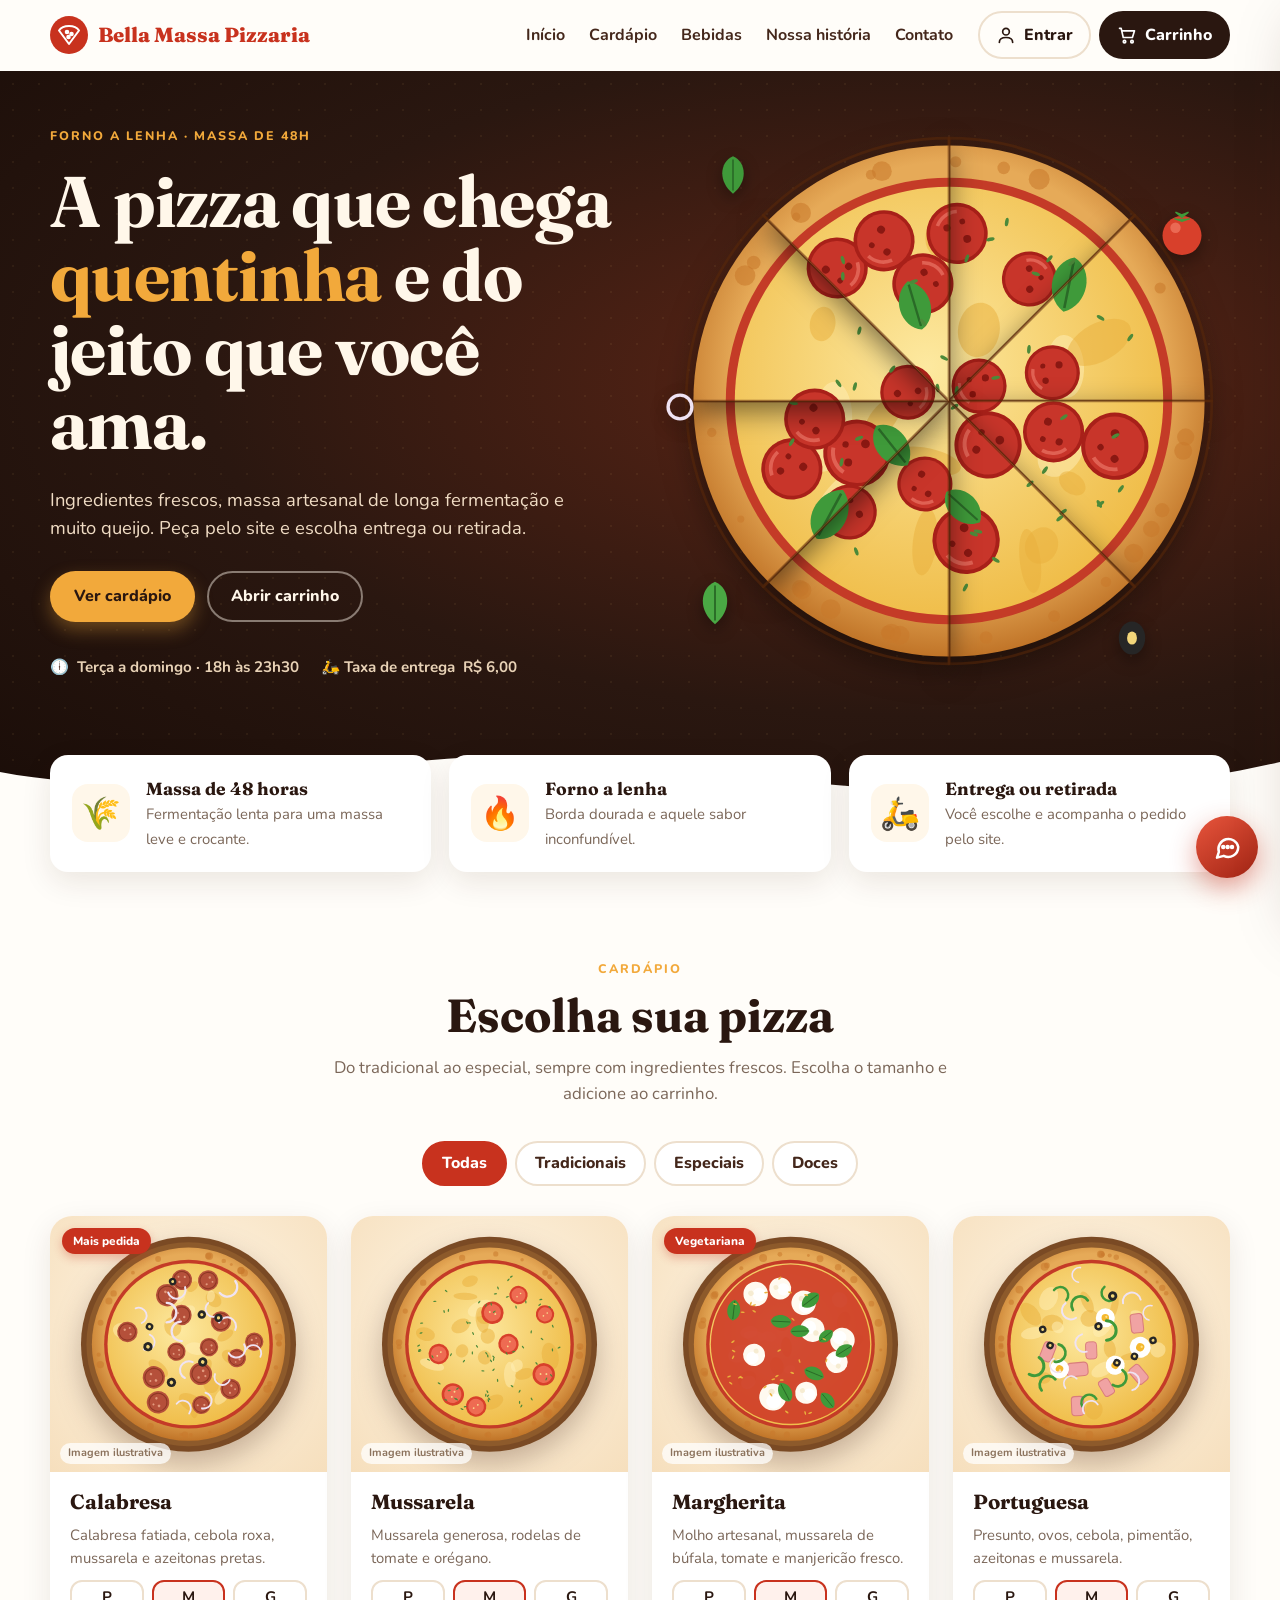
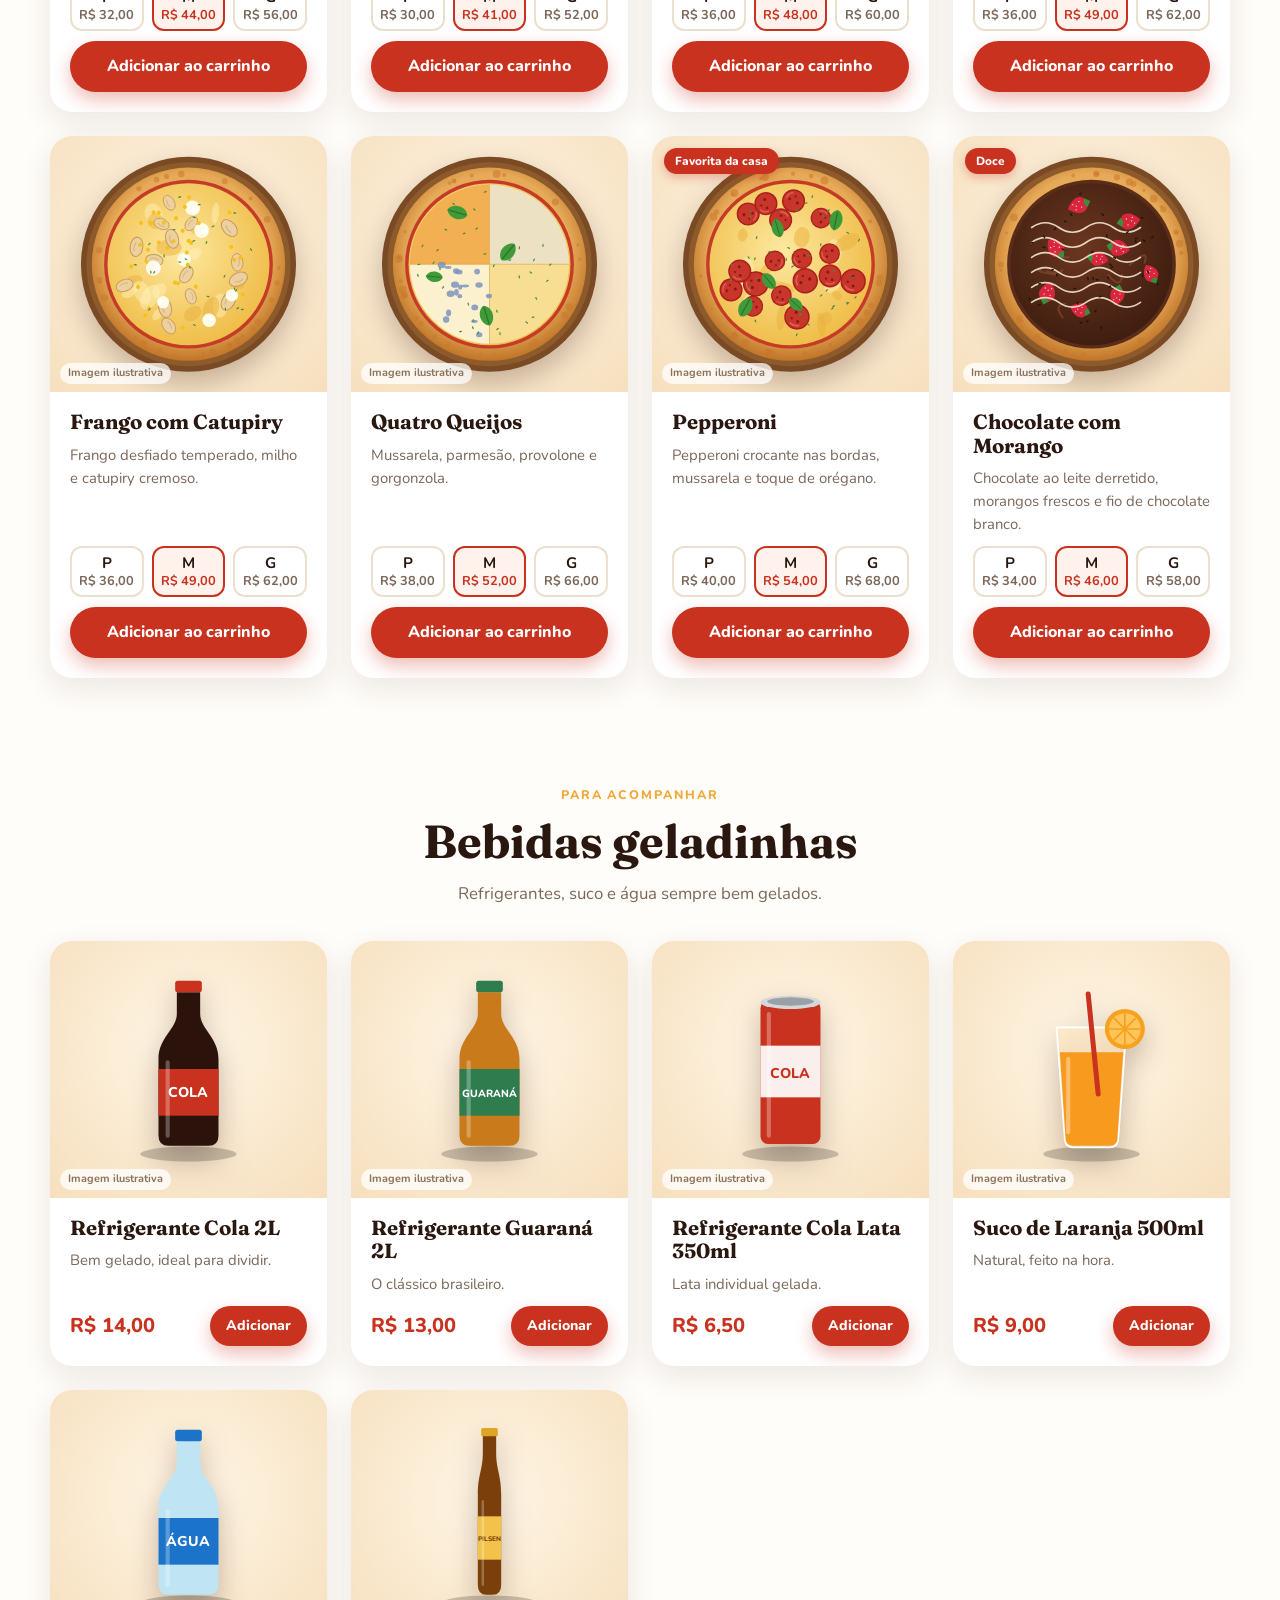
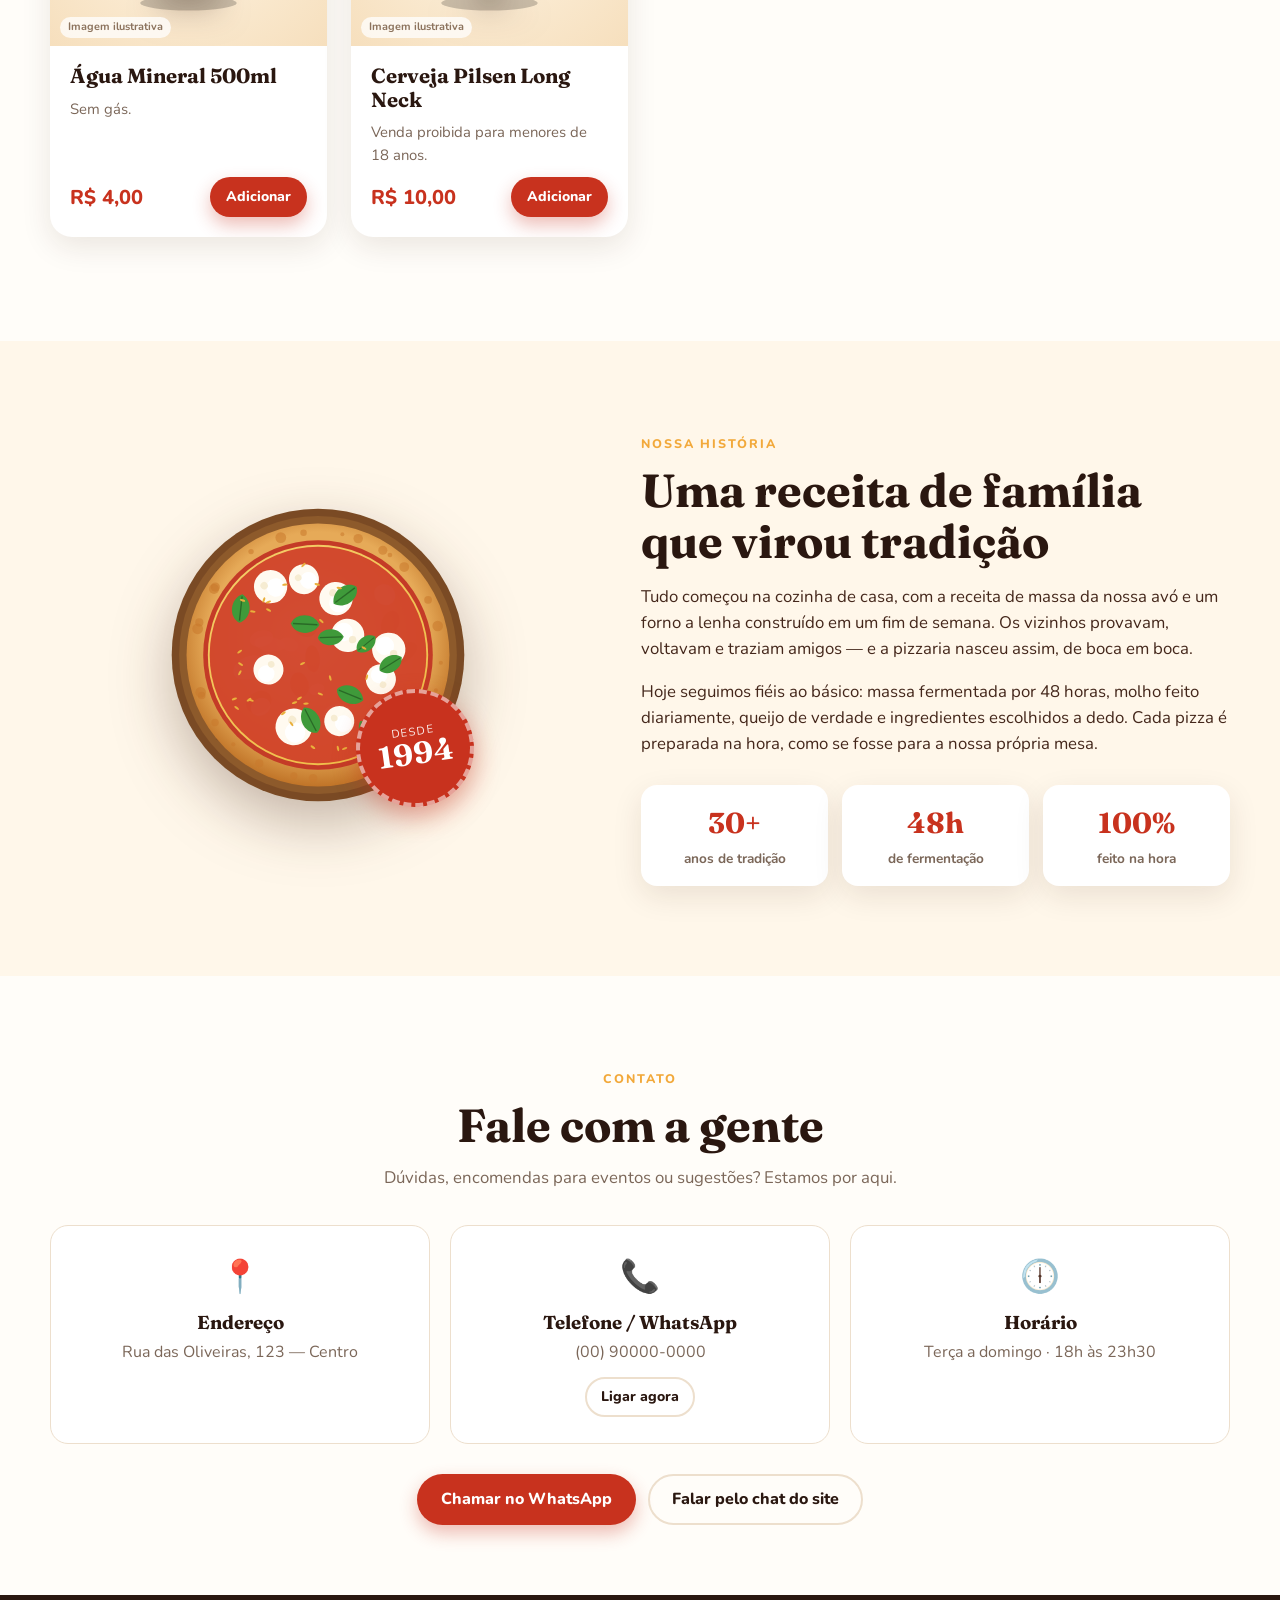
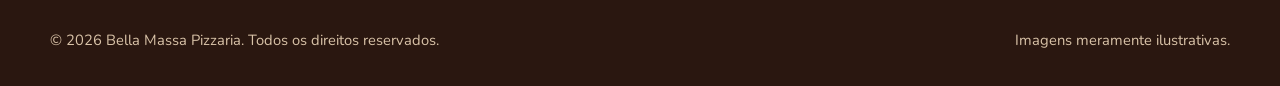
<file: index.html>
<!DOCTYPE html>
<html lang="pt-BR">
<head>
  <meta charset="UTF-8">
  <meta name="viewport" content="width=device-width, initial-scale=1">
  <title>Bella Massa Pizzaria — Pizza artesanal, entregue quente</title>
  <meta name="description" content="Pizzas artesanais, massa de longa fermentação e forno a lenha. Peça online com entrega ou retirada.">
  <meta name="theme-color" content="#c8321e">
  <link rel="preconnect" href="https://fonts.googleapis.com">
  <link rel="preconnect" href="https://fonts.gstatic.com" crossorigin>
  <link href="https://fonts.googleapis.com/css2?family=Fraunces:opsz,wght@9..144,600;9..144,800&family=Nunito:wght@400;600;700;800&display=swap" rel="stylesheet">
  <link rel="stylesheet" href="css/style.css">
</head>
<body>

<!-- ============ CABEÇALHO ============ -->
<header class="site-header" id="siteHeader">
  <div class="container header-in">
    <a href="#inicio" class="brand" aria-label="Início">
      <span class="brand-ico">
        <svg viewBox="0 0 24 24" fill="none" stroke="#fff" stroke-width="2" stroke-linecap="round" stroke-linejoin="round"><path d="M12 3C7 3 3.5 5.2 2 7.5L12 21l10-13.5C20.500 5.200 17 3 12 3Z"/><circle cx="10" cy="9" r="1.3" fill="#fff"/><circle cx="14.500" cy="11" r="1.3" fill="#fff"/><circle cx="11.500" cy="14" r="1.3" fill="#fff"/></svg>
      </span>
      <span data-store-name>Bella Massa Pizzaria</span>
    </a>
    <nav class="nav" id="nav" aria-label="Principal">
      <a href="#inicio">Início</a>
      <a href="#cardapio">Cardápio</a>
      <a href="#bebidas">Bebidas</a>
      <a href="#historia">Nossa história</a>
      <a href="#contato">Contato</a>
    </nav>
    <div class="header-actions">
      <button class="btn btn-ghost" id="btnAccount" aria-label="Minha conta">
        <svg viewBox="0 0 24 24" fill="none" stroke="currentColor" stroke-width="2" stroke-linecap="round"><circle cx="12" cy="8" r="4"/><path d="M4 21c0-4 3.500-6 8-6s8 2 8 6"/></svg>
        <span id="btnAccountLabel">Entrar</span>
      </button>
      <button class="btn btn-cart" id="btnCart" aria-label="Abrir carrinho">
        <svg viewBox="0 0 24 24" fill="none" stroke="currentColor" stroke-width="2" stroke-linecap="round" stroke-linejoin="round"><path d="M3 4h2l2.500 11h11L21 7H6"/><circle cx="9" cy="20" r="1.500"/><circle cx="18" cy="20" r="1.500"/></svg>
        <span class="lbl">Carrinho</span> <span class="badge" id="cartCount" hidden>0</span>
      </button>
      <button class="btn btn-ghost" id="btnHistory" aria-label="Histórico de pedidos" hidden>
        <svg viewBox="0 0 24 24" fill="none" stroke="currentColor" stroke-width="2" stroke-linecap="round" stroke-linejoin="round"><circle cx="12" cy="12" r="9"/><path d="M12 7v5l3 2"/></svg>
        <span class="lbl">Histórico</span>
      </button>
      <button class="burger" id="burger" aria-label="Abrir menu" aria-expanded="false">
        <svg viewBox="0 0 24 24" fill="none" stroke="currentColor" stroke-width="2.200" stroke-linecap="round"><path d="M4 7h16M4 12h16M4 17h16"/></svg>
      </button>
    </div>
  </div>
</header>

<main>
<!-- ============ INÍCIO (HERO) ============ -->
<section class="hero" id="inicio">
  <div class="container hero-in">
    <div>
      <span class="eyebrow">Forno a lenha · Massa de 48h</span>
      <h1>A pizza que chega <em>quentinha</em> e do jeito que você ama.</h1>
      <p class="lead">Ingredientes frescos, massa artesanal de longa fermentação e muito queijo. Peça pelo site e escolha entrega ou retirada.</p>
      <div class="hero-cta">
        <a href="#cardapio" class="btn btn-gold">Ver cardápio</a>
        <button class="btn btn-light" id="heroCart">Abrir carrinho</button>
      </div>
      <div class="hero-meta">
        <span>🕕 <span data-s="hours">—</span></span>
        <span>🛵 Taxa de entrega <b data-s="deliveryFee">—</b></span>
      </div>
    </div>

    <div class="pizza-stage" aria-label="Pizza com fatias em movimento">
      <div class="pizza-spin" id="heroPizza"></div>
      <svg class="floater f1" viewBox="0 0 40 40" aria-hidden="true"><path d="M20 3C32 8 34 26 20 37C6 26 8 8 20 3Z" fill="#3f9a3a"/><path d="M20 6V34" stroke="#2a6a27" stroke-width="1.500"/></svg>
      <svg class="floater f2" viewBox="0 0 40 40" aria-hidden="true"><circle cx="20" cy="22" r="15" fill="#d8402b"/><circle cx="15" cy="16" r="4" fill="#f27a65" opacity=".7"/><path d="M20 8l-5-4 5 2 5-2z M14 9l6 2 6-2" fill="#3f9a3a" stroke="#3f9a3a"/></svg>
      <svg class="floater f3" viewBox="0 0 40 40" aria-hidden="true"><path d="M20 3C32 8 34 26 20 37C6 26 8 8 20 3Z" fill="#4aa844"/><path d="M20 6V34" stroke="#2a6a27" stroke-width="1.500"/></svg>
      <svg class="floater f4" viewBox="0 0 40 40" aria-hidden="true"><ellipse cx="20" cy="20" rx="12" ry="15" fill="#262626"/><ellipse cx="20" cy="20" rx="4.500" ry="6" fill="#f3d67a"/></svg>
      <svg class="floater f5" viewBox="0 0 40 40" aria-hidden="true"><circle cx="20" cy="20" r="14" fill="none" stroke="#efe3f3" stroke-width="4"/></svg>
    </div>
  </div>
  <svg class="hero-wave" viewBox="0 0 1440 80" preserveAspectRatio="none" aria-hidden="true"><path d="M0 40C240 80 480 0 720 30S1200 80 1440 30V80H0Z" fill="#fffdf9"/></svg>
</section>

<div class="perks container">
  <div class="perks-grid">
    <div class="perk reveal"><span class="ico">🌾</span><div><b>Massa de 48 horas</b><span>Fermentação lenta para uma massa leve e crocante.</span></div></div>
    <div class="perk reveal"><span class="ico">🔥</span><div><b>Forno a lenha</b><span>Borda dourada e aquele sabor inconfundível.</span></div></div>
    <div class="perk reveal"><span class="ico">🛵</span><div><b>Entrega ou retirada</b><span>Você escolhe e acompanha o pedido pelo site.</span></div></div>
  </div>
</div>

<!-- ============ CARDÁPIO ============ -->
<section class="section" id="cardapio">
  <div class="container">
    <div class="sec-head">
      <span class="eyebrow">Cardápio</span>
      <h2 class="sec-title">Escolha sua pizza</h2>
      <p class="sec-sub">Do tradicional ao especial, sempre com ingredientes frescos. Escolha o tamanho e adicione ao carrinho.</p>
    </div>
    <div class="filters" id="menuFilters" role="tablist" aria-label="Categorias">
      <button class="chip active" data-filter="Todas">Todas</button>
      <button class="chip" data-filter="Tradicionais">Tradicionais</button>
      <button class="chip" data-filter="Especiais">Especiais</button>
      <button class="chip" data-filter="Doces">Doces</button>
    </div>
    <div class="grid" id="pizzaGrid"></div>
  </div>
</section>

<!-- ============ BEBIDAS ============ -->
<section class="section" id="bebidas">
  <div class="container">
    <div class="sec-head">
      <span class="eyebrow">Para acompanhar</span>
      <h2 class="sec-title">Bebidas geladinhas</h2>
      <p class="sec-sub">Refrigerantes, suco e água sempre bem gelados.</p>
    </div>
    <div class="grid" id="drinkGrid"></div>
  </div>
</section>

<!-- ============ NOSSA HISTÓRIA ============ -->
<section class="story" id="historia">
  <div class="container story-grid">
    <div class="story-art reveal" id="storyArt">
      <span class="since"><span><small>Desde</small><b>1994</b></span></span>
    </div>
    <div class="reveal">
      <span class="eyebrow">Nossa história</span>
      <h2 class="sec-title">Uma receita de família que virou tradição</h2>
      <p>Tudo começou na cozinha de casa, com a receita de massa da nossa avó e um forno a lenha construído em um fim de semana. Os vizinhos provavam, voltavam e traziam amigos — e a pizzaria nasceu assim, de boca em boca.</p>
      <p>Hoje seguimos fiéis ao básico: massa fermentada por 48 horas, molho feito diariamente, queijo de verdade e ingredientes escolhidos a dedo. Cada pizza é preparada na hora, como se fosse para a nossa própria mesa.</p>
      <div class="stats">
        <div class="stat"><b>30+</b><span>anos de tradição</span></div>
        <div class="stat"><b>48h</b><span>de fermentação</span></div>
        <div class="stat"><b>100%</b><span>feito na hora</span></div>
      </div>
    </div>
  </div>
</section>

<!-- ============ CONTATO ============ -->
<section class="contact" id="contato">
  <div class="container">
    <div class="sec-head">
      <span class="eyebrow">Contato</span>
      <h2 class="sec-title">Fale com a gente</h2>
      <p class="sec-sub">Dúvidas, encomendas para eventos ou sugestões? Estamos por aqui.</p>
    </div>
    <div class="contact-grid">
      <div class="c-card reveal"><div class="ico">📍</div><h3>Endereço</h3><p data-s="address">—</p></div>
      <div class="c-card reveal"><div class="ico">📞</div><h3>Telefone / WhatsApp</h3><p data-s="phone">—</p><a class="btn btn-ghost btn-sm" data-tel href="#">Ligar agora</a></div>
      <div class="c-card reveal"><div class="ico">🕕</div><h3>Horário</h3><p data-s="hours">—</p></div>
    </div>
    <div class="contact-cta">
      <a class="btn btn-primary" data-wa href="#" target="_blank" rel="noopener">Chamar no WhatsApp</a>
      <button class="btn btn-ghost" data-go="chat">Falar pelo chat do site</button>
    </div>
  </div>
</section>
</main>

<footer class="site-footer">
  <div class="container foot-in">
    <span>© <span id="year"></span> <span data-store-name>Bella Massa Pizzaria</span>. Todos os direitos reservados.</span>
    <span>Imagens meramente ilustrativas.</span>
  </div>
</footer>

<!-- ============ CARRINHO ============ -->
<div class="overlay" id="cartOverlay"></div>
<aside class="drawer" id="cartDrawer" aria-label="Carrinho" aria-hidden="true">
  <div class="drawer-head"><h2>Seu carrinho</h2><button class="x-btn" id="cartClose" aria-label="Fechar carrinho">×</button></div>
  <ul class="cart-list" id="cartItems"></ul>
  <div class="cart-empty" id="cartEmpty"><div class="big">🍕</div><p><b>Seu carrinho está vazio.</b><br>Que tal escolher uma pizza?</p><button class="btn btn-primary" id="cartGoMenu">Ver cardápio</button></div>
  <div class="drawer-foot" id="cartFoot">
    <div class="sum-line"><span>Subtotal</span><b id="cartSubtotal">R$ 0,00</b></div>
    <p class="note">A taxa de entrega é calculada na finalização.</p>
    <button class="btn btn-primary btn-block" id="btnCheckout">Finalizar pedido</button>
  </div>
</aside>

<!-- ============ LOGIN / CADASTRO ============ -->
<div class="modal" id="authModal" hidden>
  <div class="modal-box">
    <button class="x-btn modal-x" data-close aria-label="Fechar">×</button>
    <h2>Sua conta</h2>
    <p class="sub">Entre para finalizar pedidos e ver seu histórico.</p>
    <div class="tabs"><button id="tabLogin" class="active" type="button">Entrar</button><button id="tabSignup" type="button">Criar conta</button></div>
    <form id="loginForm" novalidate>
      <div class="fields">
        <label class="f full">E-mail<input id="loginEmail" type="email" autocomplete="email" placeholder="voce@email.com"></label>
        <label class="f full">Senha<input id="loginPass" type="password" autocomplete="current-password" placeholder="Sua senha"></label>
      </div>
      <button class="btn btn-primary btn-block" style="margin-top:16px">Entrar</button>
    </form>
    <form id="signupForm" novalidate hidden>
      <div class="fields">
        <label class="f full">Nome completo<input id="suName" autocomplete="name" placeholder="Seu nome"></label>
        <label class="f">E-mail<input id="suEmail" type="email" autocomplete="email" placeholder="voce@email.com"></label>
        <label class="f">Telefone<input id="suPhone" inputmode="tel" autocomplete="tel" placeholder="(00) 00000-0000"></label>
        <label class="f full">Senha (mín. 6 caracteres)<input id="suPass" type="password" autocomplete="new-password" placeholder="Crie uma senha"></label>
      </div>
      <button class="btn btn-primary btn-block" style="margin-top:16px">Criar conta</button>
    </form>
    <p class="form-error" id="authError" hidden></p>
  </div>
</div>

<!-- ============ MINHA CONTA + HISTÓRICO ============ -->
<div class="modal" id="accountModal" hidden>
  <div class="modal-box wide">
    <button class="x-btn modal-x" data-close aria-label="Fechar">×</button>
    <div class="acc-head">
      <div class="avatar" id="accAvatar">?</div>
      <div><h2 id="accName" style="margin:0">—</h2><small id="accEmail" style="color:var(--muted)"></small></div>
    </div>
    <p class="sub" id="accPhone" style="margin:0 0 18px"></p>
    <div style="display:flex;gap:10px;flex-wrap:wrap;justify-content:space-between">
      <button class="btn btn-primary btn-sm" id="btnAccHistory">Ver histórico de pedidos</button>
      <button class="btn btn-ghost btn-sm" id="btnLogout">Sair da conta</button>
    </div>
  </div>
</div>

<!-- ============ HISTÓRICO DE PEDIDOS ============ -->
<div class="modal" id="historyModal" hidden>
  <div class="modal-box wide">
    <button class="x-btn modal-x" data-close aria-label="Fechar">×</button>
    <h2>Histórico de pedidos</h2>
    <p class="sub">Acompanhe seus pedidos e peça novamente com um toque.</p>
    <div id="ordersList"></div>
  </div>
</div>

<!-- ============ ESCOLHA DA BORDA ============ -->
<div class="modal" id="edgeModal" hidden>
  <div class="modal-box">
    <button class="x-btn modal-x" data-close aria-label="Fechar">×</button>
    <h2 id="edgeTitle">Escolha a borda</h2>
    <p class="sub" id="edgeSub"></p>
    <div class="opt-col" id="edgeOptions" role="radiogroup" aria-label="Borda"></div>
    <button class="btn btn-primary btn-block" id="edgeAdd" style="margin-top:18px">Adicionar ao carrinho</button>
  </div>
</div>

<!-- ============ FINALIZAR PEDIDO ============ -->
<div class="modal" id="checkoutModal" data-noback hidden>
  <div class="modal-box xl">
    <button class="x-btn modal-x" data-close aria-label="Fechar">×</button>

    <!-- Etapa 1: formulário -->
    <div id="coStepForm">
      <h2>Finalizar pedido</h2>
      <p class="sub">Confira seus dados e escolha como receber e como pagar.</p>
      <div class="co-grid">
        <form id="checkoutForm" novalidate>
          <section class="co-sec">
            <h3><span>1</span> Como você quer receber?</h3>
            <div class="opt-row">
              <label class="opt"><input type="radio" name="mode" value="entrega" checked><span><b>🛵 Entrega</b><small>Levamos até você</small></span></label>
              <label class="opt"><input type="radio" name="mode" value="retirada"><span><b>🏪 Retirada</b><small>Você busca na loja</small></span></label>
            </div>
          </section>

          <section class="co-sec">
            <h3><span>2</span> Seus dados</h3>
            <div class="fields">
              <label class="f full">Nome completo<input id="coName" autocomplete="name" placeholder="Seu nome"></label>
              <label class="f full">Telefone / WhatsApp<input id="coPhone" inputmode="tel" autocomplete="tel" placeholder="(00) 00000-0000"></label>
              <div class="addr-fields" id="addrFields">
                <label class="f">Bairro<input id="coBairro" autocomplete="address-level3" placeholder="Ex.: Centro"></label>
                <label class="f">Rua<input id="coRua" autocomplete="address-line1" placeholder="Ex.: Rua das Flores"></label>
                <label class="f">Número da casa<input id="coNumero" inputmode="numeric" placeholder="Ex.: 123"></label>
                <label class="f">Referência (opcional)<input id="coRef" placeholder="Ex.: portão azul"></label>
              </div>
            </div>
          </section>

          <section class="co-sec">
            <h3><span>3</span> Pagamento</h3>
            <div class="opt-row">
              <label class="opt"><input type="radio" name="payWhen" value="site" checked><span><b>🔒 Pagar pelo site</b><small>Pix ou cartão de crédito</small></span></label>
              <label class="opt"><input type="radio" name="payWhen" value="entrega"><span><b id="payWhenLabel">Pagar na entrega</b><small>Dinheiro, débito, crédito ou Pix</small></span></label>
            </div>
            <div class="method-row" id="methodRow" role="radiogroup" aria-label="Forma de pagamento"></div>

            <div class="pay-box" id="pixNote" hidden><p class="hint" id="pixNoteText" style="margin:0"></p></div>

            <div class="pay-box" id="cashBox" hidden>
              <label class="f">Vai pagar com qual valor? (para calcularmos o troco)
                <input id="coCashFor" inputmode="decimal" placeholder="Ex.: 100,00">
              </label>
              <label class="check"><input type="checkbox" id="coNoChange"> Não preciso de troco (valor exato)</label>
              <div class="change-info" id="cashChange"></div>
            </div>

            <div class="pay-box" id="cardBox" hidden>
              <div class="fields">
                <label class="f full">Número do cartão<input id="cardNumber" inputmode="numeric" autocomplete="cc-number" placeholder="0000 0000 0000 0000"></label>
                <label class="f full">Nome impresso no cartão<input id="cardName" autocomplete="cc-name" placeholder="COMO ESTÁ NO CARTÃO"></label>
                <label class="f">Validade<input id="cardExp" inputmode="numeric" autocomplete="cc-exp" placeholder="MM/AA"></label>
                <label class="f">CVV<input id="cardCvv" inputmode="numeric" autocomplete="cc-csc" placeholder="000" maxlength="4"></label>
              </div>
              <p class="hint">🔐 Os dados do cartão não são guardados pelo site.</p>
            </div>
          </section>

          <section class="co-sec">
            <h3><span>4</span> Observações do pedido</h3>
            <label class="f">
              <textarea id="coObs" rows="3" placeholder="Ex.: sem cebola, bem passada, interfone não funciona…"></textarea>
            </label>
          </section>
        </form>

        <aside class="co-summary">
          <h3>Resumo</h3>
          <div class="co-items" id="coItems"></div>
          <div class="sum-line"><span>Subtotal</span><span id="coSub"></span></div>
          <div class="sum-line" id="coFeeLine"><span>Taxa de entrega</span><span id="coFee"></span></div>
          <div class="sum-total"><span>Total</span><span id="coTotal"></span></div>
          <button class="btn btn-primary btn-block" id="btnConfirm" type="button">Confirmar pedido</button>
          <p class="form-error" id="coError" hidden></p>
        </aside>
      </div>
    </div>

    <!-- Etapa 2: Pix -->
    <div id="coStepPix" hidden>
      <h2>Pague com Pix</h2>
      <p class="sub">Abra o app do seu banco, escolha Pix e aponte a câmera para o QR Code ou use o código copia e cola.</p>
      <div class="pix-wrap">
        <div class="pix-qr" id="pixQR"></div>
        <div>
          <p style="margin:0;color:var(--muted);font-weight:700">Valor a pagar</p>
          <p class="pix-amount" id="pixAmount">R$ 0,00</p>
          <p style="margin:6px 0 10px;font-weight:700">⏱ Expira em <span id="pixTimer">15:00</span></p>
          <textarea class="pix-code" id="pixCode" readonly aria-label="Pix copia e cola"></textarea>
          <div style="display:flex;gap:10px;flex-wrap:wrap;margin-top:10px">
            <button class="btn btn-ghost btn-sm" id="btnCopyPix" type="button">Copiar código</button>
            <button class="btn btn-ghost btn-sm" id="btnPixBack" type="button">← Voltar</button>
          </div>
        </div>
      </div>
      <div class="demo-note">⚠ MODO DEMONSTRAÇÃO: este QR Code é ilustrativo. Ao integrar um provedor de pagamento, a confirmação será automática. Por enquanto, use o botão abaixo para simular o pagamento aprovado.</div>
      <button class="btn btn-primary btn-block" id="btnPixPaid" type="button" style="margin-top:14px">Simular pagamento aprovado</button>
    </div>

    <!-- Etapa 3: confirmação -->
    <div id="coStepDone" hidden>
      <div class="done-head">
        <div class="done-check">✓</div>
        <h2 id="doneTitle">Pedido recebido!</h2>
        <p class="sub" id="doneSub"></p>
      </div>
      <div id="doneBody"></div>
      <div style="display:flex;gap:10px;flex-wrap:wrap;justify-content:center">
        <button class="btn btn-primary" data-go="orders">Acompanhar pedido</button>
        <button class="btn btn-ghost" data-go="chat">Falar com a loja</button>
        <button class="btn btn-ghost" data-go="menu">Voltar ao cardápio</button>
      </div>
    </div>
  </div>
</div>

<!-- ============ CHAT ============ -->
<button class="chat-fab" id="chatFab" aria-label="Abrir chat com a pizzaria">
  <svg viewBox="0 0 24 24" fill="none" stroke="currentColor" stroke-width="2" stroke-linecap="round" stroke-linejoin="round"><path d="M21 12a8 8 0 0 1-11.600 7.100L4 20.500l1.500-4.600A8 8 0 1 1 21 12Z"/><circle cx="9" cy="12" r=".8" fill="currentColor"/><circle cx="12.500" cy="12" r=".8" fill="currentColor"/><circle cx="16" cy="12" r=".8" fill="currentColor"/></svg>
  <span class="chat-badge" id="chatBadge" hidden>0</span>
</button>
<section class="chat-panel" id="chatPanel" aria-label="Chat com a pizzaria" hidden>
  <header>
    <div class="chat-av">🍕</div>
    <div><b data-store-name>Bella Massa Pizzaria</b><small><i class="dot"></i> Atendimento online</small></div>
    <button class="x-btn" id="chatClose" aria-label="Fechar chat">×</button>
  </header>
  <div class="chat-msgs" id="chatMsgs"></div>
  <div class="chat-quick" id="chatQuick">
    <button type="button" data-q="Qual o tempo de entrega?">Tempo de entrega</button>
    <button type="button" data-q="Vocês aceitam Pix na entrega?">Pix na entrega?</button>
    <button type="button" data-q="Como acompanho meu pedido?">Acompanhar pedido</button>
  </div>
  <form id="chatForm" autocomplete="off">
    <input id="chatInput" placeholder="Digite sua mensagem…" aria-label="Mensagem" maxlength="500">
    <button class="send" aria-label="Enviar">➤</button>
  </form>
</section>

<div id="toasts" aria-live="polite"></div>

<script src="js/shared.js"></script>
<script src="js/app.js"></script>
</body>
</html>
</file>
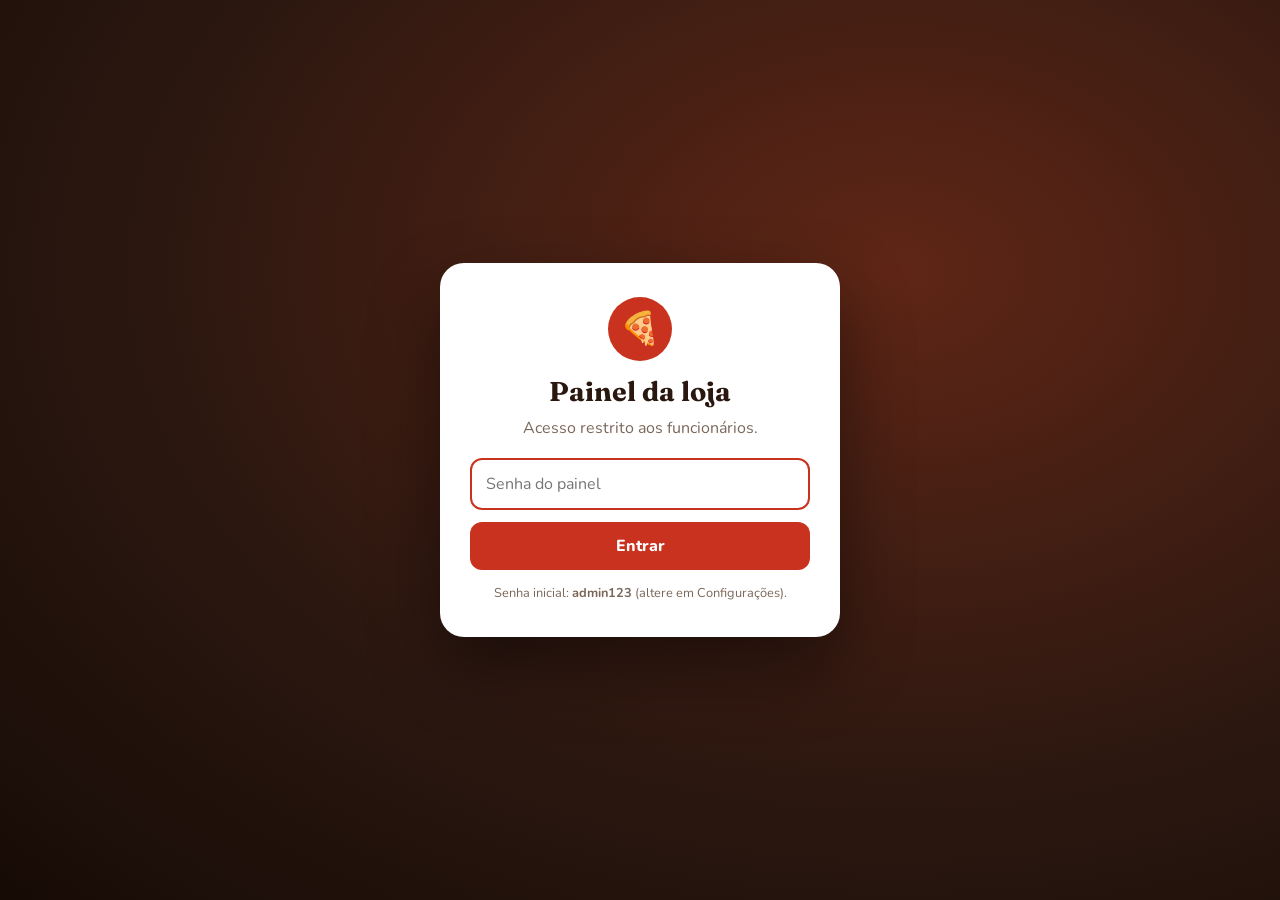
<file: admin.html>
<!DOCTYPE html>
<html lang="pt-BR">
<head>
  <meta charset="UTF-8">
  <meta name="viewport" content="width=device-width, initial-scale=1">
  <meta name="robots" content="noindex, nofollow">
  <title>Painel da loja</title>
  <link rel="preconnect" href="https://fonts.googleapis.com">
  <link rel="preconnect" href="https://fonts.gstatic.com" crossorigin>
  <link href="https://fonts.googleapis.com/css2?family=Fraunces:opsz,wght@9..144,600;9..144,800&family=Nunito:wght@400;600;700;800&display=swap" rel="stylesheet">
  <link rel="stylesheet" href="css/admin.css">
</head>
<body class="admin">

<!-- ============ LOGIN ============ -->
<div class="login-wrap" id="login">
  <form class="login-box" id="loginForm">
    <div class="logo">🍕</div>
    <h1>Painel da loja</h1>
    <p>Acesso restrito aos funcionários.</p>
    <input type="password" id="loginPass" placeholder="Senha do painel" autocomplete="current-password" autofocus>
    <button class="btn btn-primary btn-block">Entrar</button>
    <p class="hint" id="loginErr" style="color:#a12414;font-weight:800" hidden>Senha incorreta.</p>
    <p class="hint">Senha inicial: <b>admin123</b> (altere em Configurações).</p>
  </form>
</div>

<!-- ============ APLICATIVO ============ -->
<div class="app" id="app" hidden>
  <aside class="side">
    <div class="side-brand">
      <div class="logo">🍕</div>
      <div><b data-store-name>Pizzaria</b><small>Painel da loja</small></div>
    </div>
    <button class="tab active" data-tab="atendimento">🔔 Atendimento <span class="count" id="cntNovos" hidden>0</span></button>
    <button class="tab" data-tab="pedidos">📋 Histórico</button>
    <button class="tab" data-tab="chat">💬 Chat <span class="count" id="cntChat" hidden>0</span></button>
    <button class="tab" data-tab="config">⚙️ Configurações</button>
    <div class="side-foot">
      <label><input type="checkbox" id="soundToggle" checked> Som de novo pedido</label>
      <a href="index.html" target="_blank" rel="noopener">Ver o site ↗</a>
      <button id="btnExit">Sair</button>
    </div>
  </aside>

  <main class="main">
    <!-- ATENDIMENTO -->
    <section id="tab-atendimento" class="pane">
      <div class="pane-head">
        <h1>Atendimento</h1>
        <p>Pedidos novos aparecem aqui assim que o cliente paga pelo site ou confirma o pedido. Confira tudo e aceite para iniciar o preparo.</p>
      </div>
      <div id="queue"></div>
    </section>

    <!-- PEDIDOS -->
    <section id="tab-pedidos" class="pane" hidden>
      <div class="pane-head"><h1>Histórico de pedidos</h1><p>Todos os pedidos recebidos e o andamento de cada um.</p></div>
      <div class="stats" id="stats"></div>
      <div class="toolbar" id="filters">
        <button class="fbtn active" data-f="todos">Todos</button>
        <button class="fbtn" data-f="novo">Novos</button>
        <button class="fbtn" data-f="preparo">Em preparo</button>
        <button class="fbtn" data-f="rota">Saiu / Pronto</button>
        <button class="fbtn" data-f="concluido">Concluídos</button>
        <button class="fbtn" data-f="cancelado">Cancelados</button>
        <input type="search" id="search" placeholder="Buscar por nº, nome ou telefone…">
      </div>
      <div id="ordersList"></div>
    </section>

    <!-- CHAT -->
    <section id="tab-chat" class="pane" hidden>
      <div class="pane-head"><h1>Chat com clientes</h1><p>Conversas iniciadas pelo ícone de chat do site.</p></div>
      <div class="chat-admin">
        <div class="threads" id="threadList"></div>
        <div class="conv">
          <div class="conv-head" id="convHead">Selecione uma conversa</div>
          <div class="conv-body" id="convBody"></div>
          <form id="convForm" hidden>
            <input id="convInput" placeholder="Escreva uma resposta…" autocomplete="off" maxlength="500">
            <button class="btn btn-primary">Enviar</button>
          </form>
        </div>
      </div>
    </section>

    <!-- CONFIGURAÇÕES -->
    <section id="tab-config" class="pane" hidden>
      <div class="pane-head"><h1>Configurações</h1><p>Dados da pizzaria exibidos no site.</p></div>
      <div class="panel">
        <form id="cfgForm" class="cfg">
          <label class="full">Nome da pizzaria<input id="cfgName"></label>
          <label>Telefone / WhatsApp<input id="cfgPhone"></label>
          <label>Taxa de entrega (R$)<input id="cfgFee" type="number" min="0" step="0.5"></label>
          <label class="full">Endereço<input id="cfgAddress"></label>
          <label class="full">Horário de funcionamento<input id="cfgHours"></label>
          <label>Chave Pix da loja<input id="cfgPix"></label>
          <label>Senha do painel<input id="cfgPass" type="text"></label>
        </form>
        <div class="save-bar"><button class="btn btn-primary" id="btnSaveCfg">Salvar configurações</button></div>
      </div>
      <div class="panel">
        <h2>Dados de demonstração</h2>
        <p>Apaga todos os pedidos, conversas e contas de clientes guardados neste navegador. Use antes de entregar o site ao cliente final.</p>
        <button class="btn btn-danger" id="btnWipe">Apagar pedidos, conversas e contas</button>
      </div>
    </section>
  </main>
</div>

<div id="toasts" aria-live="polite"></div>
<script src="js/shared.js"></script>
<script src="js/admin.js"></script>
</body>
</html>
</file>
<file: css/style.css>
/* =====================================================================
   style.css — Site do cliente
   Paleta: vermelho tomate, marrom-forno, creme de massa, dourado queijo
   ===================================================================== */
:root {
  --red: #c8321e; --red-d: #a12414; --red-l: #e8553c;
  --ink: #2a1710; --ink-2: #44271b; --cream: #fff7ea; --paper: #fffdf9;
  --gold: #f2a93b; --gold-l: #ffd27a; --green: #2f7d4f;
  --muted: #7b6759; --line: #eddfcd;
  --radius: 18px; --shadow: 0 10px 30px rgba(60, 25, 10, .10); --shadow-lg: 0 24px 60px rgba(60, 25, 10, .25);
  --font-display: 'Fraunces', Georgia, 'Times New Roman', serif;
  --font: 'Nunito', system-ui, -apple-system, 'Segoe UI', Roboto, sans-serif;
}
*, *::before, *::after { box-sizing: border-box; }
[hidden] { display: none !important; }
html { scroll-behavior: smooth; scroll-padding-top: 78px; }
body { margin: 0; font-family: var(--font); color: var(--ink); background: var(--paper); line-height: 1.55; -webkit-font-smoothing: antialiased; }
body.no-scroll { overflow: hidden; }
img, svg { max-width: 100%; }
a { color: inherit; }
button { font: inherit; cursor: pointer; }
input, textarea, select { font: inherit; color: inherit; }
.container { width: min(1180px, 100% - 40px); margin-inline: auto; }
.visually-hidden { position: absolute; width: 1px; height: 1px; overflow: hidden; clip: rect(0 0 0 0); white-space: nowrap; }

/* ---------- Botões ---------- */
.btn { display: inline-flex; align-items: center; justify-content: center; gap: 8px; border: 2px solid transparent; border-radius: 999px; padding: 11px 22px; font-weight: 800; transition: transform .15s, box-shadow .15s, background .15s; text-decoration: none; }
.btn:hover { transform: translateY(-2px); }
.btn:active { transform: translateY(0); }
.btn:disabled { opacity: .55; cursor: not-allowed; transform: none; }
.btn-primary { background: var(--red); color: #fff; box-shadow: 0 8px 18px rgba(200, 50, 30, .32); }
.btn-primary:hover { background: var(--red-d); }
.btn-gold { background: var(--gold); color: var(--ink); box-shadow: 0 8px 18px rgba(242, 169, 59, .35); }
.btn-gold:hover { background: var(--gold-l); }
.btn-ghost { background: transparent; border-color: var(--line); color: var(--ink); }
.btn-ghost:hover { border-color: var(--red); color: var(--red); }
.btn-light { background: transparent; border-color: rgba(255, 247, 234, .45); color: var(--cream); }
.btn-light:hover { background: rgba(255, 247, 234, .12); }
.btn-block { width: 100%; }
.btn-sm { padding: 7px 14px; font-size: .88rem; }

/* ---------- Cabeçalho ---------- */
.site-header { position: sticky; top: 0; z-index: 60; background: rgba(255, 253, 249, .9); backdrop-filter: blur(10px); border-bottom: 1px solid transparent; transition: border-color .2s, box-shadow .2s; }
.site-header.scrolled { border-color: var(--line); box-shadow: 0 6px 20px rgba(60, 25, 10, .06); }
.header-in { display: flex; align-items: center; gap: 22px; height: 70px; }
.brand { display: flex; align-items: center; gap: 10px; text-decoration: none; font-family: var(--font-display); font-weight: 800; font-size: 1.28rem; color: var(--red); }
.brand-ico { width: 38px; height: 38px; border-radius: 50%; background: var(--red); display: grid; place-items: center; }
.brand-ico svg { width: 24px; height: 24px; }
.nav { display: flex; gap: 6px; margin-left: auto; }
.nav a { text-decoration: none; font-weight: 700; padding: 8px 14px; border-radius: 999px; color: var(--ink-2); transition: background .15s, color .15s; }
.nav a:hover { background: var(--cream); color: var(--red); }
.header-actions { display: flex; align-items: center; gap: 10px; }
.btn-cart { background: var(--ink); color: #fff; padding: 10px 18px; }
.btn-cart:hover { background: var(--red); }
.btn-cart svg, .btn-ghost svg { width: 20px; height: 20px; }
.badge { min-width: 22px; height: 22px; padding: 0 6px; border-radius: 999px; background: var(--gold); color: var(--ink); font-size: .78rem; font-weight: 800; display: inline-grid; place-items: center; }
.btn-cart.bump { animation: bump .4s; }
.burger { display: none; width: 44px; height: 44px; border-radius: 12px; border: 2px solid var(--line); background: #fff; place-items: center; }
.burger svg { width: 22px; height: 22px; }

/* ---------- Hero ---------- */
.hero { position: relative; background: radial-gradient(ellipse at 72% 42%, #5f2616 0%, #2a1710 55%, #1a0d08 100%); color: var(--cream); overflow: hidden; padding: 40px 0 120px; }
.hero::before { content: ''; position: absolute; inset: 0; background-image: radial-gradient(rgba(255, 210, 122, .10) 1.2px, transparent 1.4px); background-size: 26px 26px; opacity: .6; }
.hero-in { position: relative; display: grid; grid-template-columns: 1.05fr 1fr; gap: 28px; align-items: center; min-height: 580px; }
.eyebrow { display: inline-block; text-transform: uppercase; letter-spacing: .16em; font-weight: 800; font-size: .78rem; color: var(--gold); }
.hero h1 { font-family: var(--font-display); font-size: clamp(2.5rem, 5.6vw, 4.5rem); line-height: 1.03; margin: .25em 0 .35em; letter-spacing: -.01em; }
.hero h1 em { font-style: normal; color: var(--gold); }
.hero p.lead { font-size: 1.15rem; max-width: 30em; color: #f0dcc4; margin: 0 0 28px; }
.hero-cta { display: flex; flex-wrap: wrap; gap: 12px; }
.hero-meta { display: flex; flex-wrap: wrap; gap: 22px; margin-top: 34px; color: #e8d2b6; font-weight: 700; font-size: .95rem; }
.hero-meta span { display: flex; align-items: center; gap: 8px; }

.pizza-stage { position: relative; width: min(92vw, 540px); aspect-ratio: 1; margin-inline: auto; }
.pizza-stage::before { content: ''; position: absolute; inset: -8%; background: radial-gradient(circle, rgba(242, 169, 59, .38), transparent 62%); animation: glow 5s ease-in-out infinite; }
.pizza-spin { position: absolute; inset: 0; animation: spin 50s linear infinite; }
.slice { position: absolute; inset: 0; width: 100%; height: 100%; overflow: visible; filter: drop-shadow(0 10px 14px rgba(0, 0, 0, .5)); animation: spread 7.5s cubic-bezier(.65, 0, .3, 1) infinite; animation-delay: calc(var(--i) * .11s); }
.floater { position: absolute; width: 44px; height: 44px; animation: float 6s ease-in-out infinite; filter: drop-shadow(0 6px 8px rgba(0, 0, 0, .35)); }
.floater.f1 { top: 4%; left: 6%; animation-delay: -1s; }
.floater.f2 { top: 14%; right: 2%; width: 52px; height: 52px; animation-delay: -3s; }
.floater.f3 { bottom: 8%; left: 2%; width: 50px; height: 50px; animation-delay: -2s; }
.floater.f4 { bottom: 2%; right: 12%; animation-delay: -4s; }
.floater.f5 { top: 48%; left: -3%; width: 34px; height: 34px; animation-delay: -5s; }
.hero-wave { position: absolute; left: 0; right: 0; bottom: -1px; width: 100%; height: 80px; display: block; }

@keyframes spin { to { transform: rotate(360deg); } }
@keyframes spread {
  0%, 10% { transform: translate(0, 0) rotate(0); }
  32%, 60% { transform: translate(calc(var(--dx) * 38px), calc(var(--dy) * 38px)) rotate(calc(var(--rot) * 1deg)); }
  84%, 100% { transform: translate(0, 0) rotate(0); }
}
@keyframes glow { 0%, 100% { opacity: .65; transform: scale(.96); } 50% { opacity: 1; transform: scale(1.05); } }
@keyframes float { 0%, 100% { transform: translateY(0) rotate(0); } 50% { transform: translateY(-16px) rotate(14deg); } }
@keyframes bump { 0% { transform: scale(1); } 40% { transform: scale(1.12); } 100% { transform: scale(1); } }
@keyframes pop { from { opacity: 0; transform: translateY(14px) scale(.97); } to { opacity: 1; transform: none; } }
@keyframes slideUp { from { opacity: 0; transform: translateY(12px); } to { opacity: 1; transform: none; } }
@keyframes ring { 0% { box-shadow: 0 0 0 0 rgba(200, 50, 30, .5); } 80%, 100% { box-shadow: 0 0 0 18px rgba(200, 50, 30, 0); } }
@keyframes shake { 0%, 100% { transform: translateX(0); } 25% { transform: translateX(-6px); } 75% { transform: translateX(6px); } }

/* ---------- Faixa de diferenciais ---------- */
.perks { margin-top: -56px; position: relative; z-index: 2; }
.perks-grid { display: grid; grid-template-columns: repeat(3, 1fr); gap: 18px; }
.perk { background: #fff; border-radius: var(--radius); box-shadow: var(--shadow); padding: 20px 22px; display: flex; gap: 16px; align-items: center; }
.perk .ico { font-size: 2rem; width: 58px; height: 58px; border-radius: 16px; background: var(--cream); display: grid; place-items: center; flex: none; }
.perk b { display: block; font-family: var(--font-display); font-size: 1.1rem; }
.perk span { color: var(--muted); font-size: .93rem; }

/* ---------- Seções ---------- */
.section { padding: 84px 0 20px; }
.sec-head { text-align: center; max-width: 640px; margin: 0 auto 34px; }
.sec-title { font-family: var(--font-display); font-size: clamp(2rem, 4vw, 2.9rem); line-height: 1.1; margin: .2em 0 .3em; }
.sec-sub { color: var(--muted); margin: 0; font-size: 1.05rem; }
.filters { display: flex; flex-wrap: wrap; justify-content: center; gap: 8px; margin-bottom: 30px; }
.chip { border: 2px solid var(--line); background: #fff; border-radius: 999px; padding: 8px 18px; font-weight: 800; color: var(--ink-2); transition: all .15s; }
.chip:hover { border-color: var(--red); color: var(--red); }
.chip.active { background: var(--red); border-color: var(--red); color: #fff; }

.grid { display: grid; grid-template-columns: repeat(auto-fill, minmax(262px, 1fr)); gap: 24px; }
.item { background: #fff; border-radius: 22px; box-shadow: var(--shadow); overflow: hidden; display: flex; flex-direction: column; transition: transform .2s, box-shadow .2s; }
.item:hover { transform: translateY(-6px); box-shadow: var(--shadow-lg); }
.item .art { position: relative; background: radial-gradient(circle at 50% 42%, #fff6e6, #f6dfbd); padding: 18px 26px; aspect-ratio: 1.08; display: grid; place-items: center; overflow: hidden; }
.item .art svg { width: 100%; height: 100%; max-height: 240px; transition: transform .45s cubic-bezier(.3, 1.4, .5, 1); filter: drop-shadow(0 12px 14px rgba(60, 25, 10, .28)); }
.item:hover .art svg { transform: scale(1.06) rotate(5deg); }
.drink .art svg { max-height: 200px; }
.tag-img { position: absolute; left: 10px; bottom: 8px; font-size: .68rem; font-weight: 700; color: #8c735d; background: rgba(255, 255, 255, .75); padding: 2px 8px; border-radius: 999px; }
.badge-top { position: absolute; top: 12px; left: 12px; background: var(--red); color: #fff; font-weight: 800; font-size: .74rem; padding: 4px 11px; border-radius: 999px; box-shadow: 0 4px 10px rgba(200, 50, 30, .3); }
.item .body { padding: 18px 20px 20px; display: flex; flex-direction: column; gap: 10px; flex: 1; }
.item h3 { margin: 0; font-family: var(--font-display); font-size: 1.28rem; line-height: 1.15; }
.item p { margin: 0; color: var(--muted); font-size: .93rem; flex: 1; }
.item .price { font-weight: 800; font-size: 1.25rem; color: var(--red); }
.item .row { display: flex; align-items: center; justify-content: space-between; gap: 10px; }
.item.off { opacity: .6; }
.sizes { display: grid; grid-template-columns: repeat(3, 1fr); gap: 8px; }
.size { position: relative; display: block; }
.size input { position: absolute; opacity: 0; inset: 0; cursor: pointer; }
.size span { display: flex; flex-direction: column; align-items: center; border: 2px solid var(--line); border-radius: 12px; padding: 6px 4px; transition: all .15s; line-height: 1.25; }
.size span b { font-size: .95rem; }
.size span small { color: var(--muted); font-weight: 700; font-size: .8rem; }
.size input:checked + span { border-color: var(--red); background: #fff1ec; }
.size input:checked + span small { color: var(--red); }
.size input:focus-visible + span { outline: 3px solid rgba(200, 50, 30, .35); }

/* ---------- Nossa história ---------- */
.story { background: var(--cream); margin-top: 84px; padding: 90px 0; }
.story-grid { display: grid; grid-template-columns: 1fr 1.1fr; gap: 56px; align-items: center; }
.story-art { position: relative; max-width: 440px; margin-inline: auto; }
.story-art svg { width: 100%; filter: drop-shadow(0 22px 30px rgba(60, 25, 10, .3)); animation: spin 90s linear infinite; }
.since { position: absolute; right: -6px; bottom: 6px; background: var(--red); color: #fff; width: 118px; height: 118px; border-radius: 50%; display: grid; place-items: center; text-align: center; font-family: var(--font-display); line-height: 1.05; box-shadow: 0 10px 24px rgba(200, 50, 30, .4); transform: rotate(-8deg); border: 4px dashed rgba(255, 255, 255, .55); }
.since small { display: block; font-family: var(--font); font-size: .7rem; letter-spacing: .12em; text-transform: uppercase; opacity: .9; }
.since b { font-size: 1.9rem; }
.story p { color: var(--ink-2); font-size: 1.05rem; }
.stats { display: grid; grid-template-columns: repeat(3, 1fr); gap: 14px; margin-top: 28px; }
.stat { background: #fff; border-radius: 16px; padding: 16px; text-align: center; box-shadow: var(--shadow); }
.stat b { display: block; font-family: var(--font-display); font-size: 1.8rem; color: var(--red); }
.stat span { font-size: .85rem; color: var(--muted); font-weight: 700; }

/* ---------- Contato ---------- */
.contact { padding: 90px 0 70px; }
.contact-grid { display: grid; grid-template-columns: repeat(3, 1fr); gap: 20px; }
.c-card { background: #fff; border: 1px solid var(--line); border-radius: var(--radius); padding: 26px; text-align: center; }
.c-card .ico { font-size: 2rem; }
.c-card h3 { font-family: var(--font-display); margin: .3em 0 .2em; }
.c-card p { margin: 0 0 12px; color: var(--muted); }
.contact-cta { display: flex; justify-content: center; flex-wrap: wrap; gap: 12px; margin-top: 30px; }

.site-footer { background: var(--ink); color: #d9c3a8; padding: 34px 0; font-size: .92rem; }
.foot-in { display: flex; flex-wrap: wrap; justify-content: space-between; gap: 12px; align-items: center; }
.site-footer a { color: var(--gold); }

/* ---------- Carrinho (gaveta) ---------- */
.overlay { position: fixed; inset: 0; background: rgba(20, 8, 4, .55); opacity: 0; pointer-events: none; transition: opacity .25s; z-index: 80; }
.overlay.show { opacity: 1; pointer-events: auto; }
.drawer { position: fixed; top: 0; right: 0; height: 100%; width: min(440px, 100%); background: #fff; z-index: 90; transform: translateX(105%); transition: transform .3s cubic-bezier(.3, .8, .3, 1); display: flex; flex-direction: column; box-shadow: var(--shadow-lg); }
.drawer.open { transform: none; }
.drawer-head { display: flex; align-items: center; justify-content: space-between; padding: 18px 22px; border-bottom: 1px solid var(--line); }
.drawer-head h2 { margin: 0; font-family: var(--font-display); font-size: 1.5rem; }
.x-btn { width: 40px; height: 40px; border-radius: 50%; border: none; background: var(--cream); font-size: 1.4rem; line-height: 1; }
.x-btn:hover { background: var(--line); }
.cart-list { list-style: none; margin: 0; padding: 8px 22px; overflow: auto; flex: 1; }
.ci { display: grid; grid-template-columns: 58px 1fr auto; gap: 12px; padding: 14px 0; border-bottom: 1px dashed var(--line); position: relative; }
.ci .thumb { width: 58px; height: 58px; border-radius: 14px; background: var(--cream); padding: 4px; }
.ci b { display: block; line-height: 1.2; }
.ci small { color: var(--muted); font-weight: 700; }
.ci-obs { width: 100%; margin-top: 6px; border: 1px solid var(--line); border-radius: 10px; padding: 6px 10px; font-size: .85rem; background: #fffbf4; }
.ci-side { display: flex; flex-direction: column; align-items: flex-end; gap: 6px; }
.ci-total { font-weight: 800; }
.qty { display: inline-flex; align-items: center; border: 2px solid var(--line); border-radius: 999px; }
.qty button { width: 30px; height: 30px; border: none; background: none; font-size: 1.1rem; font-weight: 800; }
.qty button:hover { color: var(--red); }
.qty span { min-width: 22px; text-align: center; font-weight: 800; }
.ci-rm { position: absolute; top: 8px; right: 0; border: none; background: none; color: #b9a591; font-size: 1.1rem; display: none; }
.cart-empty { text-align: center; padding: 60px 30px; color: var(--muted); }
.cart-empty .big { font-size: 3.4rem; }
.drawer-foot { border-top: 1px solid var(--line); padding: 18px 22px 22px; background: var(--cream); }
.sum-line { display: flex; justify-content: space-between; margin-bottom: 6px; color: var(--ink-2); }
.drawer-foot .note { font-size: .82rem; color: var(--muted); margin: 0 0 12px; }

/* ---------- Modais ---------- */
.modal { position: fixed; inset: 0; z-index: 100; display: grid; place-items: center; background: rgba(20, 8, 4, .6); padding: 16px; overflow: auto; }
.modal-box { position: relative; background: #fff; border-radius: 24px; width: min(480px, 100%); max-height: calc(100vh - 32px); overflow: auto; padding: 30px; box-shadow: var(--shadow-lg); animation: pop .25s ease; }
.modal-box.wide { width: min(620px, 100%); }
.modal-box.xl { width: min(980px, 100%); }
.modal-x { position: absolute; top: 14px; right: 14px; }
.modal h2 { font-family: var(--font-display); margin: 0 0 6px; font-size: 1.8rem; line-height: 1.1; }
.modal .sub { margin: 0 0 18px; color: var(--muted); }
.tabs { display: grid; grid-template-columns: 1fr 1fr; background: var(--cream); border-radius: 999px; padding: 4px; margin-bottom: 18px; }
.tabs button { border: none; background: none; padding: 9px; border-radius: 999px; font-weight: 800; color: var(--muted); }
.tabs button.active { background: #fff; color: var(--red); box-shadow: 0 2px 8px rgba(60, 25, 10, .12); }

/* Formulários */
.fields { display: grid; grid-template-columns: 1fr 1fr; gap: 12px; }
.f { display: flex; flex-direction: column; gap: 5px; font-weight: 800; font-size: .86rem; color: var(--ink-2); }
.f.full { grid-column: 1 / -1; }
.f input, .f textarea, textarea.input, input.input { width: 100%; border: 2px solid var(--line); border-radius: 12px; padding: 11px 14px; background: #fffdf9; font-weight: 600; transition: border-color .15s, box-shadow .15s; }
.f input:focus, .f textarea:focus, textarea.input:focus, input.input:focus { outline: none; border-color: var(--red); box-shadow: 0 0 0 4px rgba(200, 50, 30, .12); }
.addr-fields { grid-column: 1 / -1; display: grid; grid-template-columns: 1fr 1fr; gap: 12px; }
.form-error { background: #fdecea; color: #a12414; border: 1px solid #f5c2bc; border-radius: 12px; padding: 10px 14px; font-weight: 700; font-size: .92rem; margin: 12px 0 0; }
.form-error.shake { animation: shake .35s; }
.link-btn { border: none; background: none; color: var(--red); font-weight: 800; text-decoration: underline; padding: 0; }

/* Checkout */
.co-grid { display: grid; grid-template-columns: 1fr 340px; gap: 26px; align-items: start; margin-top: 14px; }
.co-sec { margin-bottom: 22px; }
.co-sec h3 { display: flex; align-items: center; gap: 10px; margin: 0 0 12px; font-family: var(--font-display); font-size: 1.2rem; }
.co-sec h3 span { width: 28px; height: 28px; border-radius: 50%; background: var(--red); color: #fff; display: grid; place-items: center; font-family: var(--font); font-size: .9rem; font-weight: 800; }
.opt-row { display: grid; grid-template-columns: 1fr 1fr; gap: 10px; }
.opt { position: relative; display: block; }
.opt input { position: absolute; opacity: 0; inset: 0; cursor: pointer; }
.opt > span { display: block; border: 2px solid var(--line); border-radius: 14px; padding: 12px 14px; transition: all .15s; }
.opt b { display: block; }
.opt small { color: var(--muted); font-weight: 600; }
.opt input:checked + span { border-color: var(--red); background: #fff1ec; box-shadow: 0 0 0 3px rgba(200, 50, 30, .12); }
.opt input:focus-visible + span, .chip-opt input:focus-visible + span { outline: 3px solid rgba(200, 50, 30, .35); }
.method-row { display: flex; flex-wrap: wrap; gap: 8px; margin-top: 12px; }
.chip-opt { position: relative; }
.chip-opt input { position: absolute; opacity: 0; inset: 0; cursor: pointer; }
.chip-opt span { display: inline-flex; gap: 6px; align-items: center; border: 2px solid var(--line); border-radius: 999px; padding: 8px 16px; font-weight: 800; transition: all .15s; }
.chip-opt input:checked + span { border-color: var(--red); background: var(--red); color: #fff; }
.pay-box { margin-top: 14px; padding: 16px; border-radius: 14px; background: var(--cream); border: 1px dashed #e3cdae; }
.pay-box .hint { margin: 8px 0 0; font-size: .86rem; color: var(--muted); }
.check { display: flex; align-items: center; gap: 8px; font-weight: 700; margin-top: 10px; }
.check input { width: 18px; height: 18px; accent-color: var(--red); }
.change-info { margin-top: 8px; font-weight: 800; color: var(--green); }
.change-info.bad { color: var(--red); }
.co-summary { position: sticky; top: 0; background: var(--cream); border-radius: 18px; padding: 20px; }
.co-summary h3 { margin: 0 0 10px; font-family: var(--font-display); font-size: 1.3rem; }
.co-items { max-height: 220px; overflow: auto; margin-bottom: 10px; font-size: .92rem; }
.co-items div { display: flex; justify-content: space-between; gap: 10px; padding: 5px 0; border-bottom: 1px dashed #e3cdae; }
.co-items small { display: block; color: var(--muted); }
.sum-total { display: flex; justify-content: space-between; font-weight: 800; font-size: 1.3rem; margin: 12px 0 14px; padding-top: 10px; border-top: 2px solid var(--ink); }

/* Pix */
.pix-wrap { display: grid; grid-template-columns: 260px 1fr; gap: 28px; align-items: center; margin-top: 14px; }
.pix-qr { background: #fff; border: 2px solid var(--line); border-radius: 18px; padding: 12px; }
.pix-qr svg { width: 100%; display: block; }
.pix-code { width: 100%; height: 92px; border: 2px solid var(--line); border-radius: 12px; padding: 10px; font-family: ui-monospace, Menlo, Consolas, monospace; font-size: .78rem; resize: none; background: #fffbf4; }
.pix-amount { font-family: var(--font-display); font-size: 2.2rem; color: var(--red); margin: 0; }
.demo-note { background: #fff6dc; border: 1px solid #f2dc9c; color: #7a5a10; padding: 10px 14px; border-radius: 12px; font-size: .86rem; font-weight: 700; margin-top: 14px; }

/* Confirmação */
.done-head { text-align: center; }
.done-check { width: 76px; height: 76px; border-radius: 50%; background: var(--green); color: #fff; display: grid; place-items: center; font-size: 2.4rem; margin: 0 auto 12px; animation: pop .4s; }
.verify { background: var(--cream); border-radius: 16px; padding: 18px 20px; margin: 18px 0; display: grid; grid-template-columns: 1fr 1fr; gap: 16px 24px; text-align: left; }
.verify h4 { margin: 0 0 6px; font-size: .78rem; text-transform: uppercase; letter-spacing: .1em; color: var(--red); }
.verify p, .verify li { margin: 0; font-size: .95rem; }
.verify ul { margin: 0; padding-left: 18px; }
.verify .full { grid-column: 1 / -1; }

/* Conta / histórico */
.acc-head { display: flex; align-items: center; gap: 14px; margin-bottom: 18px; }
.avatar { width: 54px; height: 54px; border-radius: 50%; background: var(--red); color: #fff; display: grid; place-items: center; font-weight: 800; font-size: 1.4rem; font-family: var(--font-display); }
.ho { border: 1px solid var(--line); border-radius: 16px; padding: 16px; margin-bottom: 12px; }
.ho-top { display: flex; justify-content: space-between; gap: 10px; align-items: flex-start; }
.ho-top small { display: block; color: var(--muted); }
.ho-items { margin: 10px 0 6px; padding-left: 18px; color: var(--ink-2); }
.ho-meta { font-size: .88rem; color: var(--muted); }
.ho-foot { display: flex; justify-content: space-between; align-items: center; margin-top: 10px; }
.ho-foot b { font-size: 1.1rem; }
.ok { color: var(--green); }
.status { font-size: .76rem; font-weight: 800; padding: 4px 11px; border-radius: 999px; white-space: nowrap; background: #eee; }
.st-novo { background: #fff0cc; color: #8a5b00; }
.st-preparo { background: #ffe1d6; color: #a12414; }
.st-saiu, .st-pronto { background: #dcefff; color: #0d5a99; }
.st-concluido { background: #dff3e6; color: #1f6a3d; }
.st-cancelado { background: #eee; color: #777; }
.steps { list-style: none; display: flex; gap: 4px; padding: 0; margin: 12px 0 0; }
.steps li { flex: 1; text-align: center; font-size: .72rem; font-weight: 800; color: #b9a591; padding-top: 10px; position: relative; }
.steps li::before { content: ''; position: absolute; top: 0; left: 0; right: 0; height: 5px; border-radius: 3px; background: var(--line); }
.steps li.done { color: var(--green); }
.steps li.done::before { background: var(--green); }
.empty-s { text-align: center; color: var(--muted); padding: 30px 10px; }

/* ---------- Chat ---------- */
.chat-fab { position: fixed; right: 22px; bottom: 22px; z-index: 70; width: 62px; height: 62px; border-radius: 50%; border: none; background: linear-gradient(145deg, var(--red-l), var(--red-d)); color: #fff; display: grid; place-items: center; box-shadow: 0 10px 26px rgba(200, 50, 30, .45); animation: ring 2.6s infinite; transition: transform .15s; }
.chat-fab:hover { transform: scale(1.08); }
.chat-fab svg { width: 30px; height: 30px; }
.chat-badge { position: absolute; top: -4px; right: -4px; min-width: 22px; height: 22px; padding: 0 5px; border-radius: 999px; background: var(--gold); color: var(--ink); font-size: .75rem; font-weight: 800; display: grid; place-items: center; border: 2px solid #fff; }
.chat-panel { position: fixed; right: 22px; bottom: 96px; z-index: 75; width: min(370px, calc(100vw - 28px)); height: min(520px, calc(100vh - 120px)); background: #fff; border-radius: 22px; box-shadow: var(--shadow-lg); display: flex; flex-direction: column; overflow: hidden; animation: pop .25s ease; border: 1px solid var(--line); }
.chat-panel header { background: linear-gradient(135deg, var(--red), var(--red-d)); color: #fff; padding: 14px 16px; display: flex; align-items: center; gap: 12px; }
.chat-panel header small { display: flex; align-items: center; gap: 6px; opacity: .9; }
.chat-panel header .x-btn { margin-left: auto; background: rgba(255, 255, 255, .18); color: #fff; width: 34px; height: 34px; }
.chat-av { width: 42px; height: 42px; border-radius: 50%; background: #fff; display: grid; place-items: center; font-size: 1.3rem; }
.dot { width: 8px; height: 8px; border-radius: 50%; background: #5be08b; display: inline-block; }
.chat-msgs { flex: 1; overflow: auto; padding: 16px; background: #fff8ee; display: flex; flex-direction: column; gap: 10px; }
.msg { max-width: 82%; display: flex; flex-direction: column; gap: 2px; animation: slideUp .2s; }
.msg p { margin: 0; padding: 9px 13px; border-radius: 16px; font-size: .94rem; word-wrap: break-word; overflow-wrap: anywhere; }
.msg time { font-size: .68rem; color: #a38f7b; padding: 0 6px; }
.msg.them p { background: #fff; border: 1px solid var(--line); border-bottom-left-radius: 5px; }
.msg.me { align-self: flex-end; align-items: flex-end; }
.msg.me p { background: var(--red); color: #fff; border-bottom-right-radius: 5px; }
.chat-quick { display: flex; gap: 6px; padding: 8px 12px 0; overflow-x: auto; background: #fff; }
.chat-quick button { flex: none; border: 1px solid var(--line); background: var(--cream); border-radius: 999px; padding: 5px 12px; font-size: .8rem; font-weight: 700; }
.chat-quick button:hover { border-color: var(--red); color: var(--red); }
.chat-panel form { display: flex; gap: 8px; padding: 12px; background: #fff; }
.chat-panel form input { flex: 1; border: 2px solid var(--line); border-radius: 999px; padding: 10px 16px; }
.chat-panel form input:focus { outline: none; border-color: var(--red); }
.chat-panel .send { width: 44px; height: 44px; border-radius: 50%; border: none; background: var(--red); color: #fff; font-size: 1.1rem; }

/* ---------- Toasts ---------- */
#toasts { position: fixed; left: 50%; bottom: 22px; transform: translateX(-50%); z-index: 200; display: grid; gap: 8px; justify-items: center; width: min(420px, calc(100vw - 30px)); pointer-events: none; }
.toast { background: var(--ink); color: #fff; padding: 12px 18px; border-radius: 14px; box-shadow: var(--shadow-lg); font-weight: 700; animation: slideUp .3s; transition: opacity .3s; }
.toast.out { opacity: 0; }

/* ---------- Revelar ao rolar ---------- */
.reveal { opacity: 0; transform: translateY(22px); transition: opacity .6s, transform .6s; }
.reveal.in { opacity: 1; transform: none; }

/* ---------- Responsivo ---------- */
@media (max-width: 960px) {
  .hero-in { grid-template-columns: 1fr; text-align: center; min-height: 0; }
  .hero p.lead { margin-inline: auto; }
  .hero-cta, .hero-meta { justify-content: center; }
  .perks-grid, .contact-grid { grid-template-columns: 1fr; }
  .story-grid { grid-template-columns: 1fr; }
  .co-grid { grid-template-columns: 1fr; }
  .co-summary { position: static; }
  .burger { display: grid; }
  .nav { display: none; position: fixed; top: 70px; left: 0; right: 0; flex-direction: column; background: var(--paper); padding: 12px 20px 20px; border-bottom: 1px solid var(--line); box-shadow: var(--shadow); margin: 0; }
  .nav.open { display: flex; }
  .header-actions { margin-left: auto; }
}
@media (max-width: 620px) {
  .fields, .addr-fields, .opt-row, .verify { grid-template-columns: 1fr; }
  .pix-wrap { grid-template-columns: 1fr; }
  .pix-qr { max-width: 260px; margin-inline: auto; }
  .modal-box { padding: 22px 18px; }
  #btnAccountLabel { display: none; }
  .btn-cart .lbl { display: none; }
  .stats { grid-template-columns: 1fr; }
}
@media (prefers-reduced-motion: reduce) {
  *, *::before, *::after { animation-duration: .01ms !important; animation-iteration-count: 1 !important; transition-duration: .01ms !important; scroll-behavior: auto !important; }
}

/* ---------- Cabeçalho que esconde ao rolar ---------- */
.site-header { transition: transform .3s ease, border-color .2s, box-shadow .2s; }
.site-header.hide { transform: translateY(-100%); box-shadow: none; }

/* ---------- Opções em coluna (borda) ---------- */
.opt-col { display: grid; gap: 10px; }
.opt-col .opt > span { display: flex; justify-content: space-between; align-items: center; gap: 12px; }
.opt-col .opt b { display: inline; }

@media (max-width: 620px) {
  #btnHistory .lbl { display: none; }
}
@media (max-width: 520px) {
  .brand [data-store-name] { display: none; }
  .header-in { gap: 10px; }
  .header-actions { gap: 6px; }
  .header-actions .btn { padding: 10px 12px; }
}

/* ---------- Ajuste do topo com 3 botões (conta > carrinho > histórico) ---------- */
.brand, .nav a, .header-actions .btn { white-space: nowrap; }
.header-in { gap: 14px; }
.nav { gap: 2px; }
.nav a { padding: 8px 11px; }
.header-actions { gap: 8px; }
.header-actions .btn { padding: 10px 16px; }
@media (max-width: 1180px) {
  .btn-cart .lbl, #btnHistory .lbl { display: none; }
  .header-actions .btn { padding: 10px 14px; }
}
@media (max-width: 1040px) and (min-width: 961px) {
  .brand [data-store-name] { display: none; }
}
</file>
<file: css/admin.css>
/* =====================================================================
   admin.css — Painel da loja (mesma paleta do site)
   ===================================================================== */
:root {
  --red: #c8321e; --red-d: #a12414; --ink: #2a1710; --ink-2: #44271b; --cream: #fff7ea;
  --gold: #f2a93b; --green: #2f7d4f; --muted: #7b6759; --line: #eadccb; --bg: #f6efe6;
  --shadow: 0 6px 22px rgba(60, 25, 10, .08);
  --font-display: 'Fraunces', Georgia, serif;
  --font: 'Nunito', system-ui, -apple-system, 'Segoe UI', Roboto, sans-serif;
}
*, *::before, *::after { box-sizing: border-box; }
[hidden] { display: none !important; }
body.admin { margin: 0; font-family: var(--font); color: var(--ink); background: var(--bg); line-height: 1.5; -webkit-font-smoothing: antialiased; }
button { font: inherit; cursor: pointer; }
input, textarea, select { font: inherit; color: inherit; }
a { color: inherit; }

/* Login */
.login-wrap { min-height: 100vh; display: grid; place-items: center; padding: 20px; background: radial-gradient(ellipse at 70% 30%, #5f2616, #2a1710 60%, #170b06); }
.login-box { background: #fff; width: min(400px, 100%); border-radius: 24px; padding: 34px 30px; box-shadow: 0 30px 70px rgba(0, 0, 0, .45); text-align: center; }
.login-box .logo { width: 64px; height: 64px; margin: 0 auto 10px; border-radius: 50%; background: var(--red); display: grid; place-items: center; font-size: 2rem; }
.login-box h1 { font-family: var(--font-display); margin: 0 0 4px; font-size: 1.7rem; }
.login-box p { margin: 0 0 18px; color: var(--muted); }
.login-box input { width: 100%; border: 2px solid var(--line); border-radius: 12px; padding: 12px 14px; margin-bottom: 12px; }
.login-box input:focus { outline: none; border-color: var(--red); }
.login-box .hint { font-size: .8rem; margin: 14px 0 0; }

/* Botões */
.btn { display: inline-flex; align-items: center; justify-content: center; gap: 6px; border: 2px solid transparent; border-radius: 12px; padding: 10px 18px; font-weight: 800; transition: transform .12s, background .15s; text-decoration: none; }
.btn:hover { transform: translateY(-1px); }
.btn-primary { background: var(--red); color: #fff; }
.btn-primary:hover { background: var(--red-d); }
.btn-green { background: var(--green); color: #fff; }
.btn-ghost { background: #fff; border-color: var(--line); color: var(--ink); }
.btn-ghost:hover { border-color: var(--red); color: var(--red); }
.btn-danger { background: #fff; border-color: #efc1ba; color: var(--red-d); }
.btn-danger:hover { background: #fdecea; }
.btn-block { width: 100%; }
.btn-sm { padding: 6px 12px; font-size: .86rem; border-radius: 10px; }

/* Layout */
.app { display: grid; grid-template-columns: 252px 1fr; min-height: 100vh; }
.side { background: var(--ink); color: #f3e2cb; padding: 22px 14px; position: sticky; top: 0; height: 100vh; display: flex; flex-direction: column; gap: 6px; }
.side-brand { display: flex; align-items: center; gap: 10px; padding: 0 8px 18px; border-bottom: 1px solid rgba(255, 255, 255, .1); margin-bottom: 10px; }
.side-brand .logo { width: 40px; height: 40px; border-radius: 50%; background: var(--red); display: grid; place-items: center; font-size: 1.3rem; flex: none; }
.side-brand b { display: block; font-family: var(--font-display); line-height: 1.1; }
.side-brand small { color: #bda78c; }
.tab { display: flex; align-items: center; gap: 10px; width: 100%; text-align: left; border: none; background: none; color: #e6d2b7; padding: 11px 14px; border-radius: 12px; font-weight: 800; transition: background .15s; }
.tab:hover { background: rgba(255, 255, 255, .07); }
.tab.active { background: var(--red); color: #fff; }
.tab .count { margin-left: auto; background: var(--gold); color: var(--ink); border-radius: 999px; min-width: 22px; height: 22px; display: inline-grid; place-items: center; font-size: .78rem; padding: 0 6px; }
.tab .count.pulse { animation: pulse 1.2s infinite; }
.side-foot { margin-top: auto; display: grid; gap: 10px; padding: 14px 8px 0; border-top: 1px solid rgba(255, 255, 255, .1); font-size: .9rem; }
.side-foot label { display: flex; gap: 8px; align-items: center; cursor: pointer; }
.side-foot a, .side-foot button { color: #f3e2cb; text-align: left; background: none; border: none; padding: 0; font-weight: 700; text-decoration: none; }
.side-foot a:hover, .side-foot button:hover { color: var(--gold); }
.main { padding: 26px 30px 70px; min-width: 0; }
.pane-head { margin-bottom: 20px; }
.pane-head h1 { font-family: var(--font-display); margin: 0; font-size: 2rem; }
.pane-head p { margin: 4px 0 0; color: var(--muted); }

@keyframes pulse { 0%, 100% { transform: scale(1); } 50% { transform: scale(1.18); } }
@keyframes flash { 0%, 100% { box-shadow: var(--shadow); } 50% { box-shadow: 0 0 0 5px rgba(242, 169, 59, .55), var(--shadow); } }
@keyframes slideUp { from { opacity: 0; transform: translateY(10px); } to { opacity: 1; transform: none; } }

/* Cartão de pedido */
.ocard { background: #fff; border-radius: 20px; box-shadow: var(--shadow); margin-bottom: 20px; overflow: hidden; border: 1px solid var(--line); animation: slideUp .3s; }
.ocard.fresh { animation: flash 1.2s 4; }
.oc-head { display: flex; flex-wrap: wrap; justify-content: space-between; gap: 10px; align-items: center; padding: 16px 20px; background: var(--cream); border-bottom: 1px solid var(--line); }
.oc-head h3 { margin: 0; font-family: var(--font-display); font-size: 1.4rem; }
.oc-head small { color: var(--muted); font-weight: 700; }
.chips { display: flex; flex-wrap: wrap; gap: 6px; }
.chip { font-size: .74rem; font-weight: 800; letter-spacing: .04em; padding: 4px 11px; border-radius: 999px; background: #eee; text-transform: uppercase; }
.chip.mode-entrega { background: #dcefff; color: #0d5a99; }
.chip.mode-retirada { background: #ece0ff; color: #5b30a6; }
.chip.paid { background: #dff3e6; color: #1f6a3d; }
.chip.topay { background: #fff0cc; color: #8a5b00; }
.status { font-size: .76rem; font-weight: 800; padding: 4px 11px; border-radius: 999px; white-space: nowrap; }
.st-novo { background: #fff0cc; color: #8a5b00; }
.st-preparo { background: #ffe1d6; color: #a12414; }
.st-saiu, .st-pronto { background: #dcefff; color: #0d5a99; }
.st-concluido { background: #dff3e6; color: #1f6a3d; }
.st-cancelado { background: #eee; color: #777; }
.oc-grid { display: grid; grid-template-columns: repeat(3, 1fr); gap: 22px; padding: 20px; }
.oc-grid section { min-width: 0; }
.oc-grid h4 { margin: 0 0 8px; font-size: .74rem; text-transform: uppercase; letter-spacing: .12em; color: var(--red); }
.oc-grid .span2 { grid-column: span 2; }
.kv { display: grid; grid-template-columns: 92px 1fr; gap: 3px 10px; margin: 0; font-size: .93rem; }
.kv dt { color: var(--muted); font-weight: 700; }
.kv dd { margin: 0; font-weight: 700; overflow-wrap: anywhere; }
.kv a { color: var(--red); }
.items { list-style: none; margin: 0 0 10px; padding: 0; font-size: .94rem; }
.items li { padding: 7px 0; border-bottom: 1px dashed var(--line); display: grid; grid-template-columns: 1fr auto; gap: 8px; }
.items li small { grid-column: 1 / -1; color: #8a5b00; background: #fff6dc; border-radius: 8px; padding: 2px 8px; font-weight: 700; }
.tot-line { display: flex; justify-content: space-between; font-size: .92rem; color: var(--ink-2); }
.tot-line.big { font-size: 1.2rem; font-weight: 800; color: var(--ink); border-top: 2px solid var(--ink); margin-top: 6px; padding-top: 6px; }
.obs-box { background: #fff6dc; border: 1px solid #f2dc9c; border-radius: 12px; padding: 10px 12px; font-weight: 700; margin: 0; }
.obs-box.none { background: #f6f1ea; border-color: var(--line); color: var(--muted); font-weight: 600; }
.trail { margin: 0; padding: 0; list-style: none; font-size: .86rem; border-left: 2px solid var(--line); }
.trail li { position: relative; padding: 2px 0 6px 16px; }
.trail li::before { content: ''; position: absolute; left: -6px; top: 8px; width: 10px; height: 10px; border-radius: 50%; background: var(--gold); border: 2px solid #fff; }
.trail li:last-child::before { background: var(--green); }
.trail time { color: var(--muted); font-weight: 800; margin-right: 6px; font-variant-numeric: tabular-nums; }
.trail-sum { margin: 8px 0 0; font-size: .82rem; color: var(--muted); font-weight: 700; }
.oc-actions { display: flex; flex-wrap: wrap; gap: 10px; padding: 14px 20px; background: #fbf6ee; border-top: 1px solid var(--line); }
.oc-actions .sp { flex: 1; }
.empty { text-align: center; background: #fff; border: 2px dashed var(--line); border-radius: 20px; padding: 60px 20px; color: var(--muted); }
.empty .big { font-size: 3rem; }

/* Pedidos */
.stats { display: grid; grid-template-columns: repeat(4, 1fr); gap: 14px; margin-bottom: 18px; }
.stat { background: #fff; border-radius: 16px; padding: 16px 18px; box-shadow: var(--shadow); border: 1px solid var(--line); }
.stat small { color: var(--muted); font-weight: 800; text-transform: uppercase; font-size: .7rem; letter-spacing: .1em; }
.stat b { display: block; font-family: var(--font-display); font-size: 1.7rem; }
.toolbar { display: flex; flex-wrap: wrap; gap: 8px; align-items: center; margin-bottom: 14px; }
.toolbar input[type=search] { margin-left: auto; border: 2px solid var(--line); border-radius: 999px; padding: 8px 16px; min-width: 240px; background: #fff; }
.toolbar input:focus { outline: none; border-color: var(--red); }
.fbtn { border: 2px solid var(--line); background: #fff; border-radius: 999px; padding: 6px 14px; font-weight: 800; color: var(--ink-2); }
.fbtn.active { background: var(--red); border-color: var(--red); color: #fff; }
.orow { background: #fff; border: 1px solid var(--line); border-radius: 16px; margin-bottom: 10px; box-shadow: var(--shadow); overflow: hidden; }
.orow summary { list-style: none; display: grid; grid-template-columns: 70px 1fr auto 60px 100px 170px; gap: 12px; align-items: center; padding: 14px 18px; cursor: pointer; font-weight: 700; }
.orow summary::-webkit-details-marker { display: none; }
.orow summary:hover { background: #fffaf2; }
.orow .num { font-family: var(--font-display); font-weight: 800; color: var(--red); }
.orow .who { overflow: hidden; text-overflow: ellipsis; white-space: nowrap; }
.orow .when { color: var(--muted); }
.orow .tot { text-align: right; }
.orow[open] summary { background: var(--cream); border-bottom: 1px solid var(--line); }

/* Chat admin */
.chat-admin { display: grid; grid-template-columns: 300px 1fr; background: #fff; border: 1px solid var(--line); border-radius: 20px; box-shadow: var(--shadow); height: calc(100vh - 150px); min-height: 460px; overflow: hidden; }
.threads { border-right: 1px solid var(--line); overflow: auto; }
.thread { display: flex; align-items: center; gap: 10px; width: 100%; padding: 12px 14px; border: none; background: none; text-align: left; border-bottom: 1px solid #f3eadc; }
.thread:hover { background: #fffaf2; }
.thread.active { background: var(--cream); }
.av { width: 40px; height: 40px; border-radius: 50%; background: var(--red); color: #fff; display: grid; place-items: center; font-weight: 800; flex: none; }
.tinfo { min-width: 0; flex: 1; }
.tinfo b, .tinfo small { display: block; overflow: hidden; text-overflow: ellipsis; white-space: nowrap; }
.tinfo small { color: var(--muted); }
.thread .count { background: var(--red); color: #fff; border-radius: 999px; min-width: 22px; height: 22px; display: grid; place-items: center; font-size: .75rem; font-weight: 800; }
.conv { display: flex; flex-direction: column; min-width: 0; }
.conv-head { padding: 14px 18px; border-bottom: 1px solid var(--line); font-weight: 800; background: var(--cream); }
.conv-body { flex: 1; overflow: auto; padding: 18px; display: flex; flex-direction: column; gap: 10px; background: #fff8ee; }
.msg { max-width: 76%; display: flex; flex-direction: column; gap: 2px; }
.msg p { margin: 0; padding: 9px 14px; border-radius: 16px; overflow-wrap: anywhere; }
.msg time { font-size: .68rem; color: #a38f7b; padding: 0 6px; }
.msg.client p { background: #fff; border: 1px solid var(--line); border-bottom-left-radius: 5px; }
.msg.admin, .msg.bot { align-self: flex-end; align-items: flex-end; }
.msg.admin p { background: var(--red); color: #fff; border-bottom-right-radius: 5px; }
.msg.bot p { background: #eee3d3; color: var(--ink-2); font-style: italic; border-bottom-right-radius: 5px; }
.conv form { display: flex; gap: 8px; padding: 12px; border-top: 1px solid var(--line); }
.conv form input { flex: 1; border: 2px solid var(--line); border-radius: 12px; padding: 10px 14px; }
.conv form input:focus { outline: none; border-color: var(--red); }
.empty-s { text-align: center; color: var(--muted); padding: 40px 14px; }

/* Tabelas / formulários */
.panel { background: #fff; border: 1px solid var(--line); border-radius: 20px; box-shadow: var(--shadow); padding: 22px; margin-bottom: 18px; }
.panel h2 { margin: 0 0 4px; font-family: var(--font-display); font-size: 1.3rem; }
.panel > p { margin: 0 0 16px; color: var(--muted); }
.tbl { width: 100%; border-collapse: collapse; }
.tbl th { text-align: left; font-size: .72rem; text-transform: uppercase; letter-spacing: .1em; color: var(--muted); padding: 8px 10px; border-bottom: 2px solid var(--line); }
.tbl td { padding: 10px; border-bottom: 1px solid #f3eadc; vertical-align: middle; }
.tbl td small { display: block; color: var(--muted); }
.mini { display: inline-flex; align-items: center; gap: 6px; margin-right: 12px; font-weight: 800; font-size: .85rem; color: var(--ink-2); }
.mini input { width: 84px; border: 2px solid var(--line); border-radius: 10px; padding: 6px 8px; }
.mini input:focus { outline: none; border-color: var(--red); }
.switch { position: relative; display: inline-block; width: 46px; height: 26px; }
.switch input { opacity: 0; width: 0; height: 0; }
.switch i { position: absolute; inset: 0; background: #d8cbbb; border-radius: 999px; transition: .2s; cursor: pointer; }
.switch i::before { content: ''; position: absolute; width: 20px; height: 20px; left: 3px; top: 3px; background: #fff; border-radius: 50%; transition: .2s; }
.switch input:checked + i { background: var(--green); }
.switch input:checked + i::before { transform: translateX(20px); }
.cfg { display: grid; grid-template-columns: 1fr 1fr; gap: 14px; }
.cfg label { display: flex; flex-direction: column; gap: 5px; font-weight: 800; font-size: .86rem; color: var(--ink-2); }
.cfg label.full { grid-column: 1 / -1; }
.cfg input { border: 2px solid var(--line); border-radius: 12px; padding: 10px 14px; font-weight: 600; }
.cfg input:focus { outline: none; border-color: var(--red); }
.save-bar { display: flex; gap: 10px; margin-top: 16px; align-items: center; flex-wrap: wrap; }
.warn-box { background: #fff6dc; border: 1px solid #f2dc9c; color: #7a5a10; border-radius: 12px; padding: 10px 14px; font-size: .88rem; font-weight: 700; margin-bottom: 14px; }

#toasts { position: fixed; right: 20px; bottom: 20px; z-index: 200; display: grid; gap: 8px; }
.toast { background: var(--ink); color: #fff; padding: 12px 18px; border-radius: 12px; box-shadow: 0 14px 34px rgba(0, 0, 0, .3); font-weight: 700; animation: slideUp .25s; }
.toast.new { background: var(--green); }

/* Impressão: só o pedido selecionado */
@media print {
  body.printing .side, body.printing .pane-head, body.printing .toolbar, body.printing .stats, body.printing .oc-actions { display: none !important; }
  body.printing .app { display: block; }
  body.printing .main { padding: 0; }
  body.printing .ocard:not(.print-target), body.printing .orow:not(.print-target) { display: none !important; }
  body.printing .print-target { box-shadow: none; border: none; }
  body.printing .orow.print-target > summary { display: none; }
}

@media (max-width: 1100px) {
  .oc-grid { grid-template-columns: 1fr 1fr; }
  .stats { grid-template-columns: repeat(2, 1fr); }
  .orow summary { grid-template-columns: 60px 1fr 60px 90px 150px; }
  .orow summary .chip { display: none; }
}
@media (max-width: 820px) {
  .app { grid-template-columns: 1fr; }
  .side { position: static; height: auto; flex-direction: row; flex-wrap: wrap; padding: 12px; }
  .side-brand { border: none; padding: 0; margin: 0 12px 0 0; }
  .side-foot { margin: 0; padding: 0; border: none; display: flex; gap: 14px; align-items: center; width: 100%; }
  .tab { width: auto; padding: 8px 12px; }
  .main { padding: 18px 14px 60px; }
  .oc-grid { grid-template-columns: 1fr; }
  .oc-grid .span2 { grid-column: auto; }
  .chat-admin { grid-template-columns: 1fr; height: auto; }
  .threads { max-height: 200px; border-right: none; border-bottom: 1px solid var(--line); }
  .conv { height: 460px; }
  .cfg { grid-template-columns: 1fr; }
  .orow summary { grid-template-columns: 56px 1fr 80px; }
  .orow summary .when, .orow summary .status { display: none; }
}
</file>
